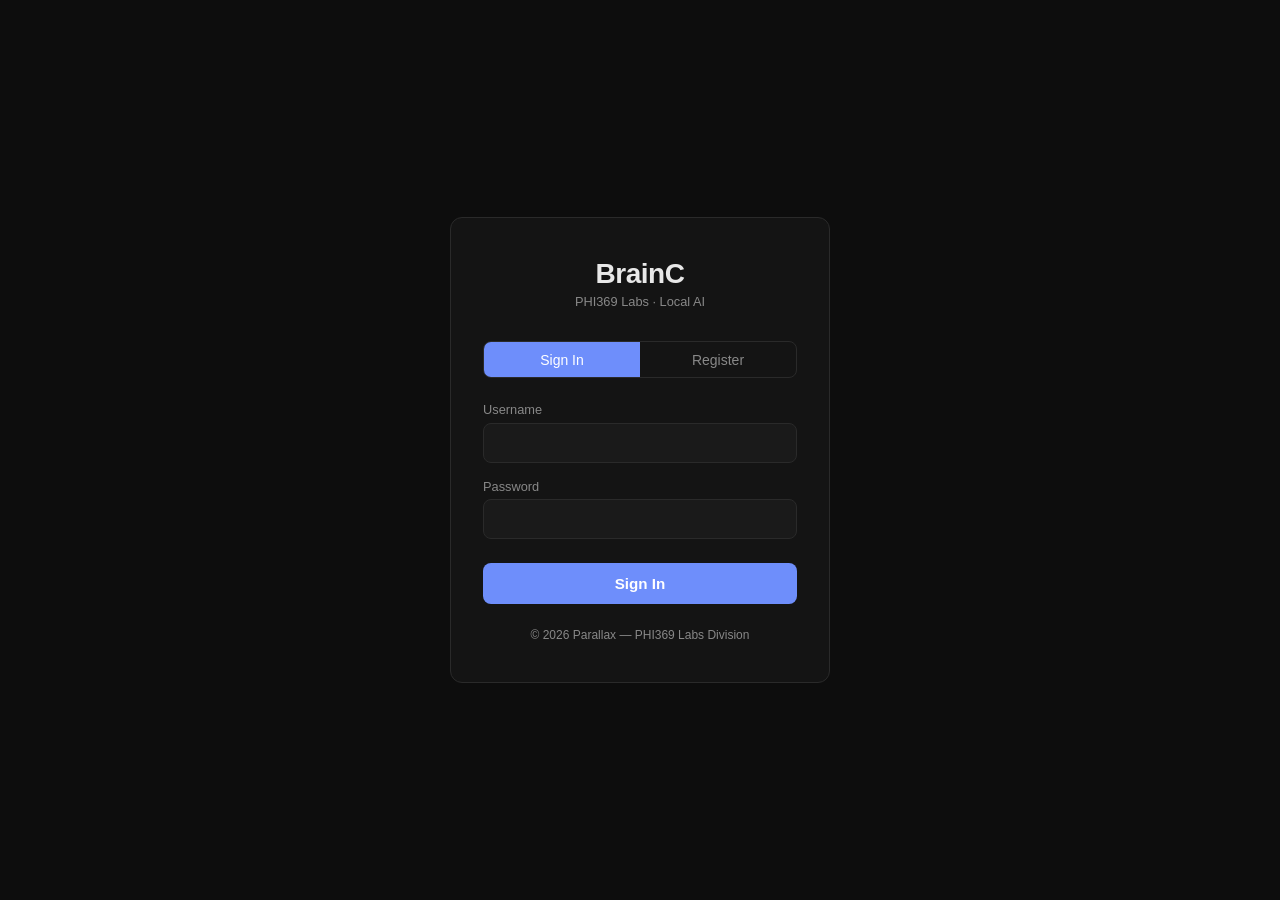
<file: ui/login.html>
<!DOCTYPE html>
<html lang="en">
<head>
  <meta charset="UTF-8" />
  <meta name="viewport" content="width=device-width, initial-scale=1.0" />
  <title>BrainC — Sign In</title>
  <style>
    *, *::before, *::after { box-sizing: border-box; margin: 0; padding: 0; }

    :root {
      --bg: #0d0d0d;
      --surface: #141414;
      --border: #2a2a2a;
      --text: #e8e8e8;
      --muted: #888;
      --accent: #6e8efb;
      --accent-hover: #8aa4ff;
      --error: #f87171;
      --success: #4ade80;
      --input-bg: #1a1a1a;
    }

    body {
      background: var(--bg);
      color: var(--text);
      font-family: -apple-system, BlinkMacSystemFont, "Segoe UI", sans-serif;
      min-height: 100vh;
      display: flex;
      align-items: center;
      justify-content: center;
    }

    .card {
      background: var(--surface);
      border: 1px solid var(--border);
      border-radius: 12px;
      padding: 2.5rem 2rem;
      width: 100%;
      max-width: 380px;
    }

    .logo {
      text-align: center;
      margin-bottom: 2rem;
    }

    .logo-title {
      font-size: 1.75rem;
      font-weight: 700;
      letter-spacing: -0.5px;
    }

    .logo-sub {
      font-size: 0.8rem;
      color: var(--muted);
      margin-top: 4px;
    }

    .tab-row {
      display: flex;
      gap: 0;
      margin-bottom: 1.5rem;
      border: 1px solid var(--border);
      border-radius: 8px;
      overflow: hidden;
    }

    .tab {
      flex: 1;
      padding: 0.6rem 1rem;
      background: transparent;
      border: none;
      color: var(--muted);
      font-size: 0.875rem;
      cursor: pointer;
      transition: background 0.15s, color 0.15s;
    }

    .tab.active {
      background: var(--accent);
      color: #fff;
    }

    .form-group {
      margin-bottom: 1rem;
    }

    label {
      display: block;
      font-size: 0.8rem;
      color: var(--muted);
      margin-bottom: 0.35rem;
    }

    input {
      width: 100%;
      background: var(--input-bg);
      border: 1px solid var(--border);
      border-radius: 8px;
      color: var(--text);
      font-size: 0.95rem;
      padding: 0.65rem 0.85rem;
      outline: none;
      transition: border-color 0.15s;
    }

    input:focus {
      border-color: var(--accent);
    }

    .btn-primary {
      width: 100%;
      padding: 0.75rem;
      background: var(--accent);
      color: #fff;
      border: none;
      border-radius: 8px;
      font-size: 0.95rem;
      font-weight: 600;
      cursor: pointer;
      margin-top: 0.5rem;
      transition: background 0.15s, opacity 0.15s;
    }

    .btn-primary:hover { background: var(--accent-hover); }
    .btn-primary:disabled { opacity: 0.5; cursor: not-allowed; }

    .error-msg {
      display: none;
      background: rgba(248, 113, 113, 0.12);
      border: 1px solid rgba(248, 113, 113, 0.3);
      color: var(--error);
      border-radius: 8px;
      padding: 0.65rem 0.85rem;
      font-size: 0.85rem;
      margin-bottom: 1rem;
    }

    .error-msg.visible { display: block; }

    .footer {
      text-align: center;
      font-size: 0.75rem;
      color: var(--muted);
      margin-top: 1.5rem;
    }
  </style>
</head>
<body>
  <div class="card">
    <div class="logo">
      <div class="logo-title">BrainC</div>
      <div class="logo-sub">PHI369 Labs · Local AI</div>
    </div>

    <div class="tab-row">
      <button class="tab active" id="tab-login" onclick="switchTab('login')">Sign In</button>
      <button class="tab" id="tab-register" onclick="switchTab('register')">Register</button>
    </div>

    <div id="error-msg" class="error-msg"></div>

    <!-- Login form -->
    <form id="login-form" onsubmit="handleLogin(event)">
      <div class="form-group">
        <label for="login-username">Username</label>
        <input id="login-username" type="text" autocomplete="username" required />
      </div>
      <div class="form-group">
        <label for="login-password">Password</label>
        <input id="login-password" type="password" autocomplete="current-password" required />
      </div>
      <button class="btn-primary" type="submit" id="login-btn">Sign In</button>
    </form>

    <!-- Register form -->
    <form id="register-form" style="display:none" onsubmit="handleRegister(event)">
      <div class="form-group">
        <label for="reg-username">Username</label>
        <input id="reg-username" type="text" autocomplete="username" required minlength="3" maxlength="32" />
      </div>
      <div class="form-group">
        <label for="reg-display">Display Name</label>
        <input id="reg-display" type="text" autocomplete="name" required maxlength="64" />
      </div>
      <div class="form-group">
        <label for="reg-password">Password</label>
        <input id="reg-password" type="password" autocomplete="new-password" required minlength="8" />
      </div>
      <button class="btn-primary" type="submit" id="register-btn">Create Account</button>
    </form>

    <div class="footer">© 2026 Parallax — PHI369 Labs Division</div>
  </div>

  <script>
    const API_BASE = "http://localhost:8000";

    function switchTab(tab) {
      const isLogin = tab === "login";
      document.getElementById("login-form").style.display = isLogin ? "" : "none";
      document.getElementById("register-form").style.display = isLogin ? "none" : "";
      document.getElementById("tab-login").classList.toggle("active", isLogin);
      document.getElementById("tab-register").classList.toggle("active", !isLogin);
      clearError();
    }

    function showError(msg) {
      const el = document.getElementById("error-msg");
      el.textContent = msg;
      el.classList.add("visible");
    }

    function clearError() {
      const el = document.getElementById("error-msg");
      el.classList.remove("visible");
    }

    function storeAndRedirect(data) {
      // Store token in sessionStorage for the cross-page handoff only.
      // app.js will read it into a module-level variable and clear it.
      sessionStorage.setItem("braincToken", data.access_token);
      sessionStorage.setItem("braincRefreshToken", data.refresh_token);
      sessionStorage.setItem("braincUser", JSON.stringify(data.user));
      window.location.replace("/");
    }

    async function handleLogin(e) {
      e.preventDefault();
      clearError();
      const btn = document.getElementById("login-btn");
      btn.disabled = true;

      const username = document.getElementById("login-username").value.trim();
      const password = document.getElementById("login-password").value;

      try {
        const res = await fetch(`${API_BASE}/auth/login`, {
          method: "POST",
          headers: { "Content-Type": "application/json" },
          body: JSON.stringify({ username, password }),
        });
        const data = await res.json();
        if (!res.ok) {
          showError(data.detail || "Login failed");
          return;
        }
        storeAndRedirect(data);
      } catch (err) {
        showError("Cannot connect to BrainC API. Is the server running?");
      } finally {
        btn.disabled = false;
      }
    }

    async function handleRegister(e) {
      e.preventDefault();
      clearError();
      const btn = document.getElementById("register-btn");
      btn.disabled = true;

      const username = document.getElementById("reg-username").value.trim();
      const display_name = document.getElementById("reg-display").value.trim();
      const password = document.getElementById("reg-password").value;

      try {
        const res = await fetch(`${API_BASE}/auth/register`, {
          method: "POST",
          headers: { "Content-Type": "application/json" },
          body: JSON.stringify({ username, display_name, password }),
        });
        const data = await res.json();
        if (!res.ok) {
          showError(data.detail || "Registration failed");
          return;
        }
        storeAndRedirect(data);
      } catch (err) {
        showError("Cannot connect to BrainC API. Is the server running?");
      } finally {
        btn.disabled = false;
      }
    }

    // If already authenticated, skip login
    (function checkExisting() {
      const token = sessionStorage.getItem("braincToken");
      if (token) window.location.replace("/");
    })();
  </script>
</body>
</html>
</file>
